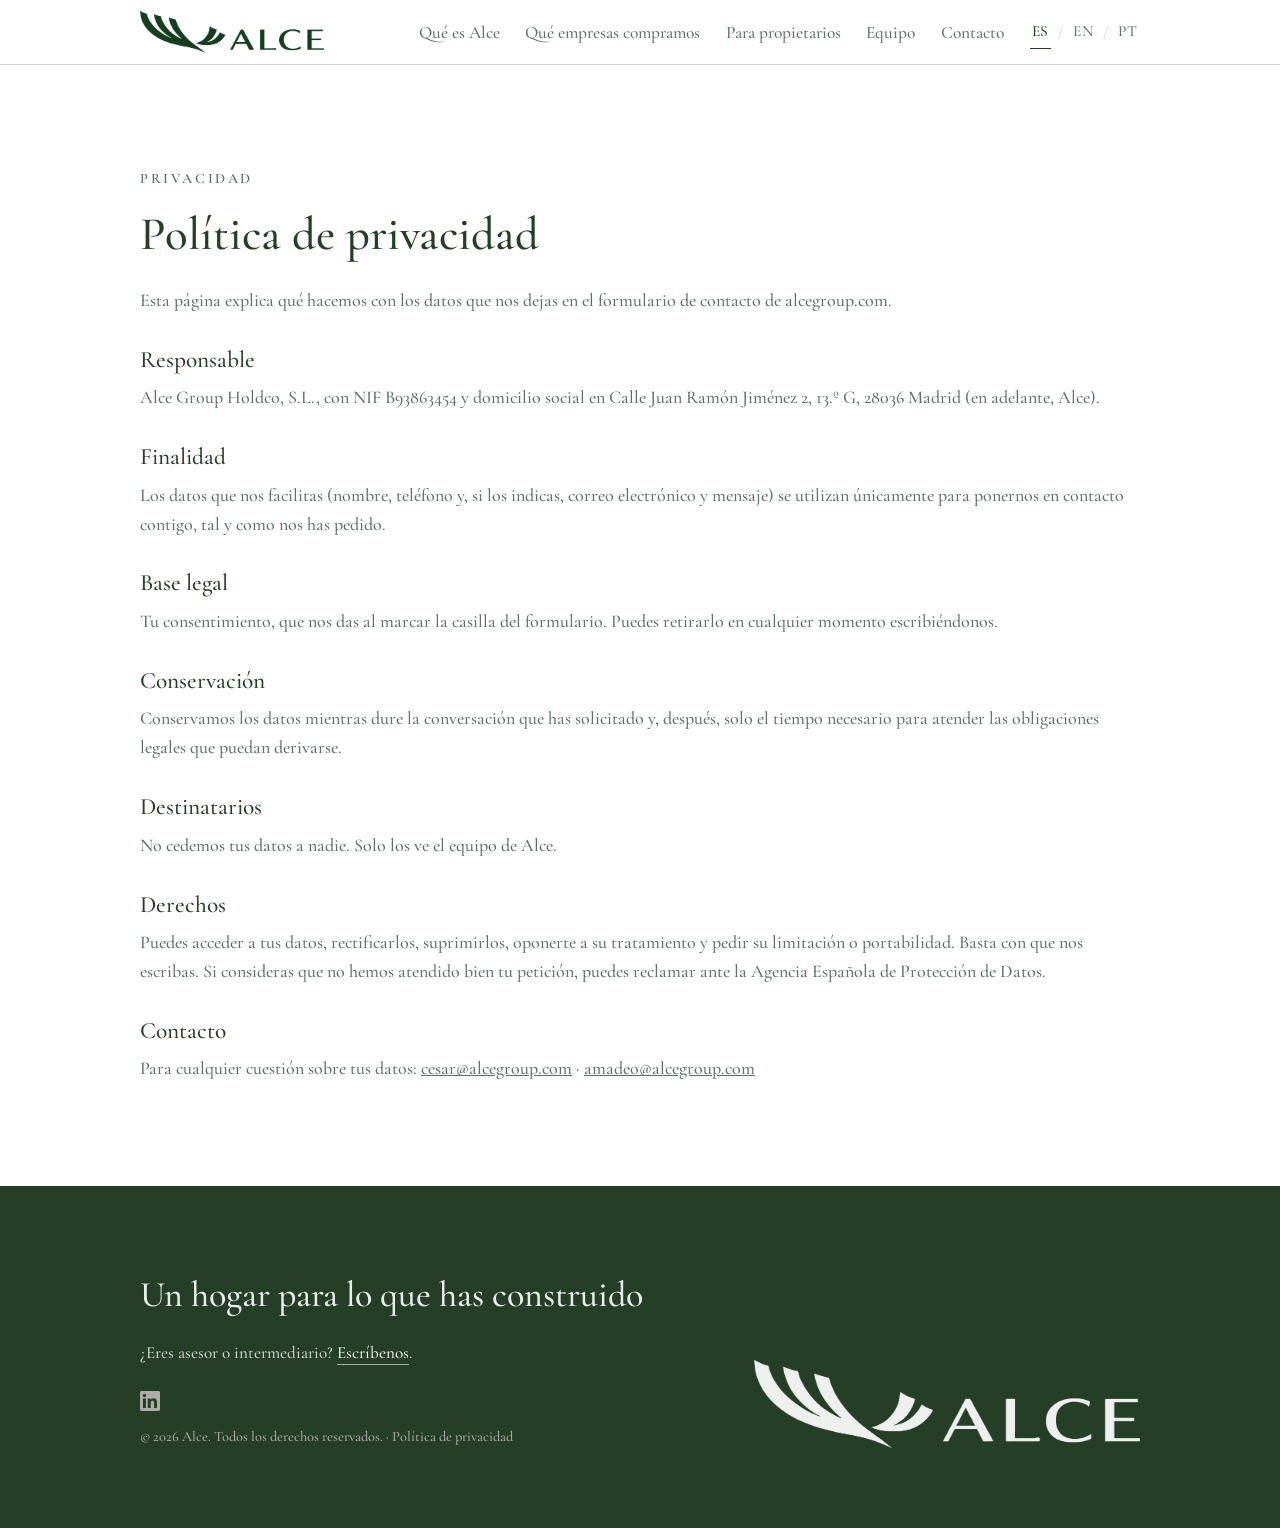
<file: privacidad.html>
<!DOCTYPE html>
<html lang="es">
<head>
<meta charset="utf-8">
<meta name="viewport" content="width=device-width, initial-scale=1">
<title>Alce Group · Política de privacidad</title>
<meta name="description" content="Política de privacidad de la web de Alce.">
<meta name="robots" content="noindex, follow">
<link rel="icon" type="image/png" sizes="32x32" href="img/favicon-32.png">
<link rel="apple-touch-icon" sizes="180x180" href="img/apple-touch-icon.png">
<link rel="preconnect" href="https://fonts.googleapis.com">
<link rel="preconnect" href="https://fonts.gstatic.com" crossorigin>
<link href="https://fonts.googleapis.com/css2?family=Cormorant+Garamond:wght@400;500;600;700&display=swap" rel="stylesheet">
<link rel="stylesheet" href="styles.css?v=20260924a">
<link rel="canonical" href="https://alcegroup.com/privacidad.html">
<link rel="alternate" hreflang="es" href="https://alcegroup.com/privacidad.html">
<link rel="alternate" hreflang="en" href="https://alcegroup.com/en/privacy.html">
<link rel="alternate" hreflang="pt" href="https://alcegroup.com/pt/privacidade.html">
<script>document.documentElement.classList.add('js');</script>
</head>
<body>

<a class="skip-link" href="#contenido">Saltar al contenido</a>

<header class="site-header">
  <div class="wrap site-header__inner">
    <a class="logo" href="index.html" aria-label="Alce">
      <img class="logo__img" src="img/logo.png" alt="Alce" onerror="this.replaceWith(document.createTextNode('Alce'))">
    </a>
    <nav id="site-nav" class="site-nav" aria-label="Principal">
      <button class="nav-toggle" type="button" aria-expanded="false" aria-controls="nav-panel" aria-label="Menú">
        <span class="nav-toggle__bar" aria-hidden="true"></span>
      </button>
      <div class="nav-panel" id="nav-panel">
        <ul id="nav-list" class="nav-list">
          <li><a href="index.html#que-es">Qué es Alce</a></li>
          <li><a href="index.html#criterios">Qué empresas compramos</a></li>
          <li><a href="index.html#propietarios">Para propietarios</a></li>
          <li><a href="index.html#equipo">Equipo</a></li>
          <li><a href="index.html#contacto">Contacto</a></li>
        </ul>
        <div class="lang-switch">
          <a href="privacidad.html" hreflang="es" lang="es" aria-current="true">ES</a>
          <span aria-hidden="true">/</span>
          <a href="en/privacy.html" hreflang="en" lang="en">EN</a>
          <span aria-hidden="true">/</span>
          <a href="pt/privacidade.html" hreflang="pt" lang="pt">PT</a>
        </div>
      </div>
    </nav>
  </div>
</header>

<main id="contenido">
  <section class="section section--white">
    <div class="wrap">
      <p class="eyebrow">Privacidad</p>
      <h1 class="section__title">Política de privacidad</h1>
      <div class="prose legal">
        <p>Esta página explica qué hacemos con los datos que nos dejas en el formulario de contacto de alcegroup.com.</p>

        <!-- pendiente de validación legal. Datos de la escritura de constitución (prot. 2.777, 28/07/2026); el NIF es el provisional -->
        <h2>Responsable</h2>
        <p>Alce Group Holdco, S.L., con NIF B93863454 y domicilio social en Calle Juan Ramón Jiménez 2, 13.º G, 28036 Madrid (en adelante, Alce).</p>

        <h2>Finalidad</h2>
        <p>Los datos que nos facilitas (nombre, teléfono y, si los indicas, correo electrónico y mensaje) se utilizan únicamente para ponernos en contacto contigo, tal y como nos has pedido.</p>

        <h2>Base legal</h2>
        <p>Tu consentimiento, que nos das al marcar la casilla del formulario. Puedes retirarlo en cualquier momento escribiéndonos.</p>

        <h2>Conservación</h2>
        <p>Conservamos los datos mientras dure la conversación que has solicitado y, después, solo el tiempo necesario para atender las obligaciones legales que puedan derivarse.</p>

        <h2>Destinatarios</h2>
        <p>No cedemos tus datos a nadie. Solo los ve el equipo de Alce.</p>

        <h2>Derechos</h2>
        <p>Puedes acceder a tus datos, rectificarlos, suprimirlos, oponerte a su tratamiento y pedir su limitación o portabilidad. Basta con que nos escribas. Si consideras que no hemos atendido bien tu petición, puedes reclamar ante la Agencia Española de Protección de Datos.</p>

        <h2>Contacto</h2>
        <p>Para cualquier cuestión sobre tus datos: <a href="mailto:cesar@alcegroup.com">cesar@alcegroup.com</a> · <a href="mailto:amadeo@alcegroup.com">amadeo@alcegroup.com</a></p>
      </div>
    </div>
  </section>
</main>

<footer class="site-footer section--ink">
  <div class="wrap footer__inner">
    <div class="footer__text">
      <p class="footer__tagline">Un hogar para lo que has construido</p>
      <p class="footer__secondary">¿Eres asesor o intermediario? <a href="mailto:cesar@alcegroup.com,amadeo@alcegroup.com">Escríbenos</a>.</p>
      <p class="footer__social"><a href="https://www.linkedin.com/company/alcegroup/" target="_blank" rel="noopener" aria-label="Alce en LinkedIn"><svg viewBox="0 0 24 24" width="16" height="16" aria-hidden="true" focusable="false"><path d="M20.45 20.45h-3.56v-5.57c0-1.33-.02-3.04-1.85-3.04-1.85 0-2.14 1.45-2.14 2.94v5.67H9.35V9h3.41v1.56h.05c.48-.9 1.64-1.85 3.37-1.85 3.6 0 4.27 2.37 4.27 5.46v6.28zM5.34 7.43a2.06 2.06 0 1 1 0-4.13 2.06 2.06 0 0 1 0 4.13zM7.12 20.45H3.56V9h3.56v11.45zM22.23 0H1.77C.79 0 0 .77 0 1.73v20.54C0 23.23.79 24 1.77 24h20.45c.98 0 1.78-.77 1.78-1.73V1.73C24 .77 23.2 0 22.22 0z"/></svg></a></p>
      <p class="footer__copy">© 2026 Alce. Todos los derechos reservados. · <a href="privacidad.html">Política de privacidad</a></p>
    </div>
    <img class="footer__logo" src="img/logo-blanco.png" alt="" aria-hidden="true" onerror="this.remove()">
  </div>
</footer>

<script src="main.js?v=20260924a" defer></script>
</body>
</html>
</file>
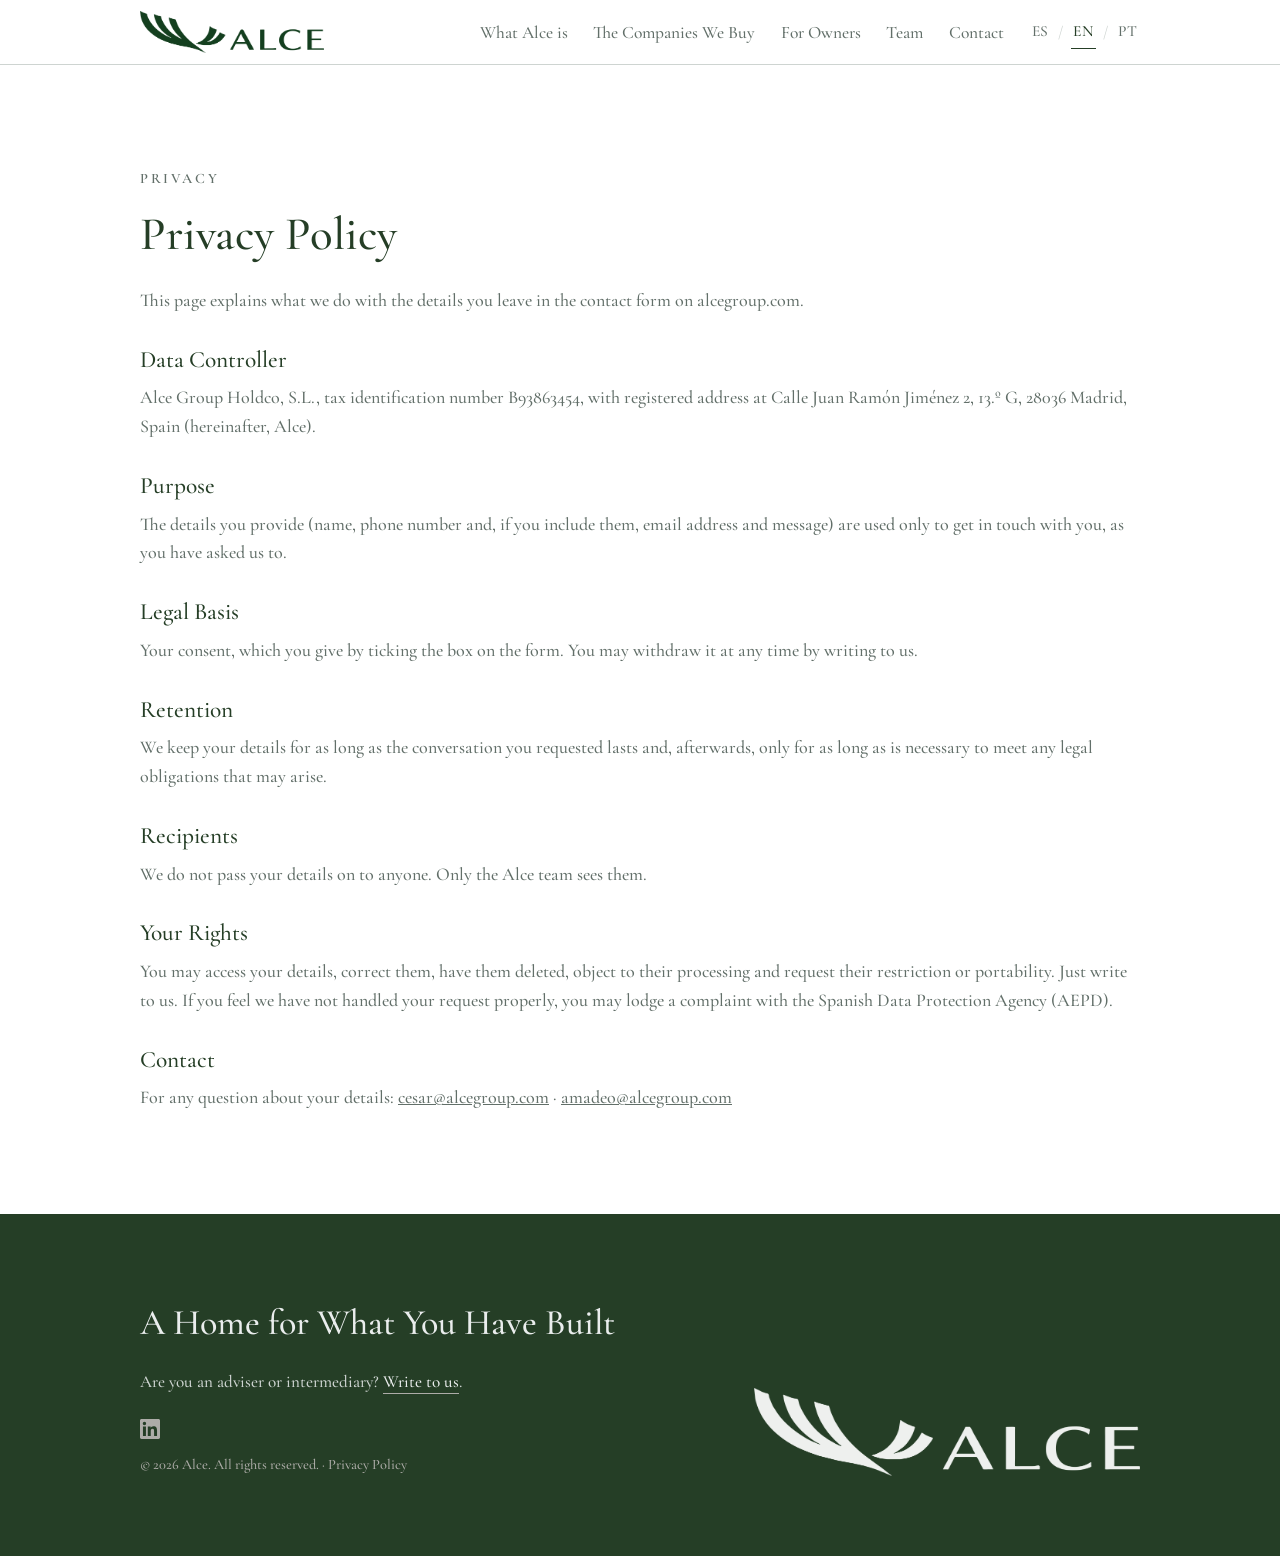
<file: en/privacy.html>
<!DOCTYPE html>
<!-- Versión inglesa. Traducida de privacidad.html. -->
<html lang="en">
<head>
<meta charset="utf-8">
<meta name="viewport" content="width=device-width, initial-scale=1">
<title>Alce Group · Privacy Policy</title>
<meta name="description" content="Privacy policy of the Alce website.">
<meta name="robots" content="noindex, follow">
<link rel="icon" type="image/png" sizes="32x32" href="../img/favicon-32.png">
<link rel="apple-touch-icon" sizes="180x180" href="../img/apple-touch-icon.png">
<link rel="preconnect" href="https://fonts.googleapis.com">
<link rel="preconnect" href="https://fonts.gstatic.com" crossorigin>
<link href="https://fonts.googleapis.com/css2?family=Cormorant+Garamond:wght@400;500;600;700&display=swap" rel="stylesheet">
<link rel="stylesheet" href="../styles.css?v=20260924a">
<link rel="canonical" href="https://alcegroup.com/en/privacy.html">
<link rel="alternate" hreflang="es" href="https://alcegroup.com/privacidad.html">
<link rel="alternate" hreflang="en" href="https://alcegroup.com/en/privacy.html">
<link rel="alternate" hreflang="pt" href="https://alcegroup.com/pt/privacidade.html">
<script>document.documentElement.classList.add('js');</script>
</head>
<body>

<a class="skip-link" href="#contenido">Skip to content</a>

<header class="site-header">
  <div class="wrap site-header__inner">
    <a class="logo" href="index.html" aria-label="Alce">
      <img class="logo__img" src="../img/logo.png" alt="Alce" onerror="this.replaceWith(document.createTextNode('Alce'))">
    </a>
    <nav id="site-nav" class="site-nav" aria-label="Main">
      <button class="nav-toggle" type="button" aria-expanded="false" aria-controls="nav-panel" aria-label="Menu">
        <span class="nav-toggle__bar" aria-hidden="true"></span>
      </button>
      <div class="nav-panel" id="nav-panel">
        <ul id="nav-list" class="nav-list">
          <li><a href="index.html#que-es">What Alce is</a></li>
          <li><a href="index.html#criterios">The Companies We Buy</a></li>
          <li><a href="index.html#propietarios">For Owners</a></li>
          <li><a href="index.html#equipo">Team</a></li>
          <li><a href="index.html#contacto">Contact</a></li>
        </ul>
        <div class="lang-switch">
          <a href="../privacidad.html" hreflang="es" lang="es">ES</a>
          <span aria-hidden="true">/</span>
          <a href="privacy.html" hreflang="en" lang="en" aria-current="true">EN</a>
          <span aria-hidden="true">/</span>
          <a href="../pt/privacidade.html" hreflang="pt" lang="pt">PT</a>
        </div>
      </div>
    </nav>
  </div>
</header>

<main id="contenido">
  <section class="section section--white">
    <div class="wrap">
      <p class="eyebrow">Privacy</p>
      <h1 class="section__title">Privacy Policy</h1>
      <div class="prose legal">
        <p>This page explains what we do with the details you leave in the contact form on alcegroup.com.</p>

        <!-- pendiente de validación legal. Datos de la escritura de constitución (prot. 2.777, 28/07/2026); el NIF es el provisional -->
        <h2>Data Controller</h2>
        <p>Alce Group Holdco, S.L., tax identification number B93863454, with registered address at Calle Juan Ramón Jiménez 2, 13.º G, 28036 Madrid, Spain (hereinafter, Alce).</p>

        <h2>Purpose</h2>
        <p>The details you provide (name, phone number and, if you include them, email address and message) are used only to get in touch with you, as you have asked us to.</p>

        <h2>Legal Basis</h2>
        <p>Your consent, which you give by ticking the box on the form. You may withdraw it at any time by writing to us.</p>

        <h2>Retention</h2>
        <p>We keep your details for as long as the conversation you requested lasts and, afterwards, only for as long as is necessary to meet any legal obligations that may arise.</p>

        <h2>Recipients</h2>
        <p>We do not pass your details on to anyone. Only the Alce team sees them.</p>

        <h2>Your Rights</h2>
        <p>You may access your details, correct them, have them deleted, object to their processing and request their restriction or portability. Just write to us. If you feel we have not handled your request properly, you may lodge a complaint with the Spanish Data Protection Agency (AEPD).</p>

        <h2>Contact</h2>
        <p>For any question about your details: <a href="mailto:cesar@alcegroup.com">cesar@alcegroup.com</a> · <a href="mailto:amadeo@alcegroup.com">amadeo@alcegroup.com</a></p>
      </div>
    </div>
  </section>
</main>

<footer class="site-footer section--ink">
  <div class="wrap footer__inner">
    <div class="footer__text">
      <p class="footer__tagline">A Home for What You Have Built</p>
      <p class="footer__secondary">Are you an adviser or intermediary? <a href="mailto:cesar@alcegroup.com,amadeo@alcegroup.com">Write to us</a>.</p>
      <p class="footer__social"><a href="https://www.linkedin.com/company/alcegroup/" target="_blank" rel="noopener" aria-label="Alce on LinkedIn"><svg viewBox="0 0 24 24" width="16" height="16" aria-hidden="true" focusable="false"><path d="M20.45 20.45h-3.56v-5.57c0-1.33-.02-3.04-1.85-3.04-1.85 0-2.14 1.45-2.14 2.94v5.67H9.35V9h3.41v1.56h.05c.48-.9 1.64-1.85 3.37-1.85 3.6 0 4.27 2.37 4.27 5.46v6.28zM5.34 7.43a2.06 2.06 0 1 1 0-4.13 2.06 2.06 0 0 1 0 4.13zM7.12 20.45H3.56V9h3.56v11.45zM22.23 0H1.77C.79 0 0 .77 0 1.73v20.54C0 23.23.79 24 1.77 24h20.45c.98 0 1.78-.77 1.78-1.73V1.73C24 .77 23.2 0 22.22 0z"/></svg></a></p>
      <p class="footer__copy">© 2026 Alce. All rights reserved. · <a href="privacy.html">Privacy Policy</a></p>
    </div>
    <img class="footer__logo" src="../img/logo-blanco.png" alt="" aria-hidden="true" onerror="this.remove()">
  </div>
</footer>

<script src="../main.js?v=20260924a" defer></script>
</body>
</html>
</file>
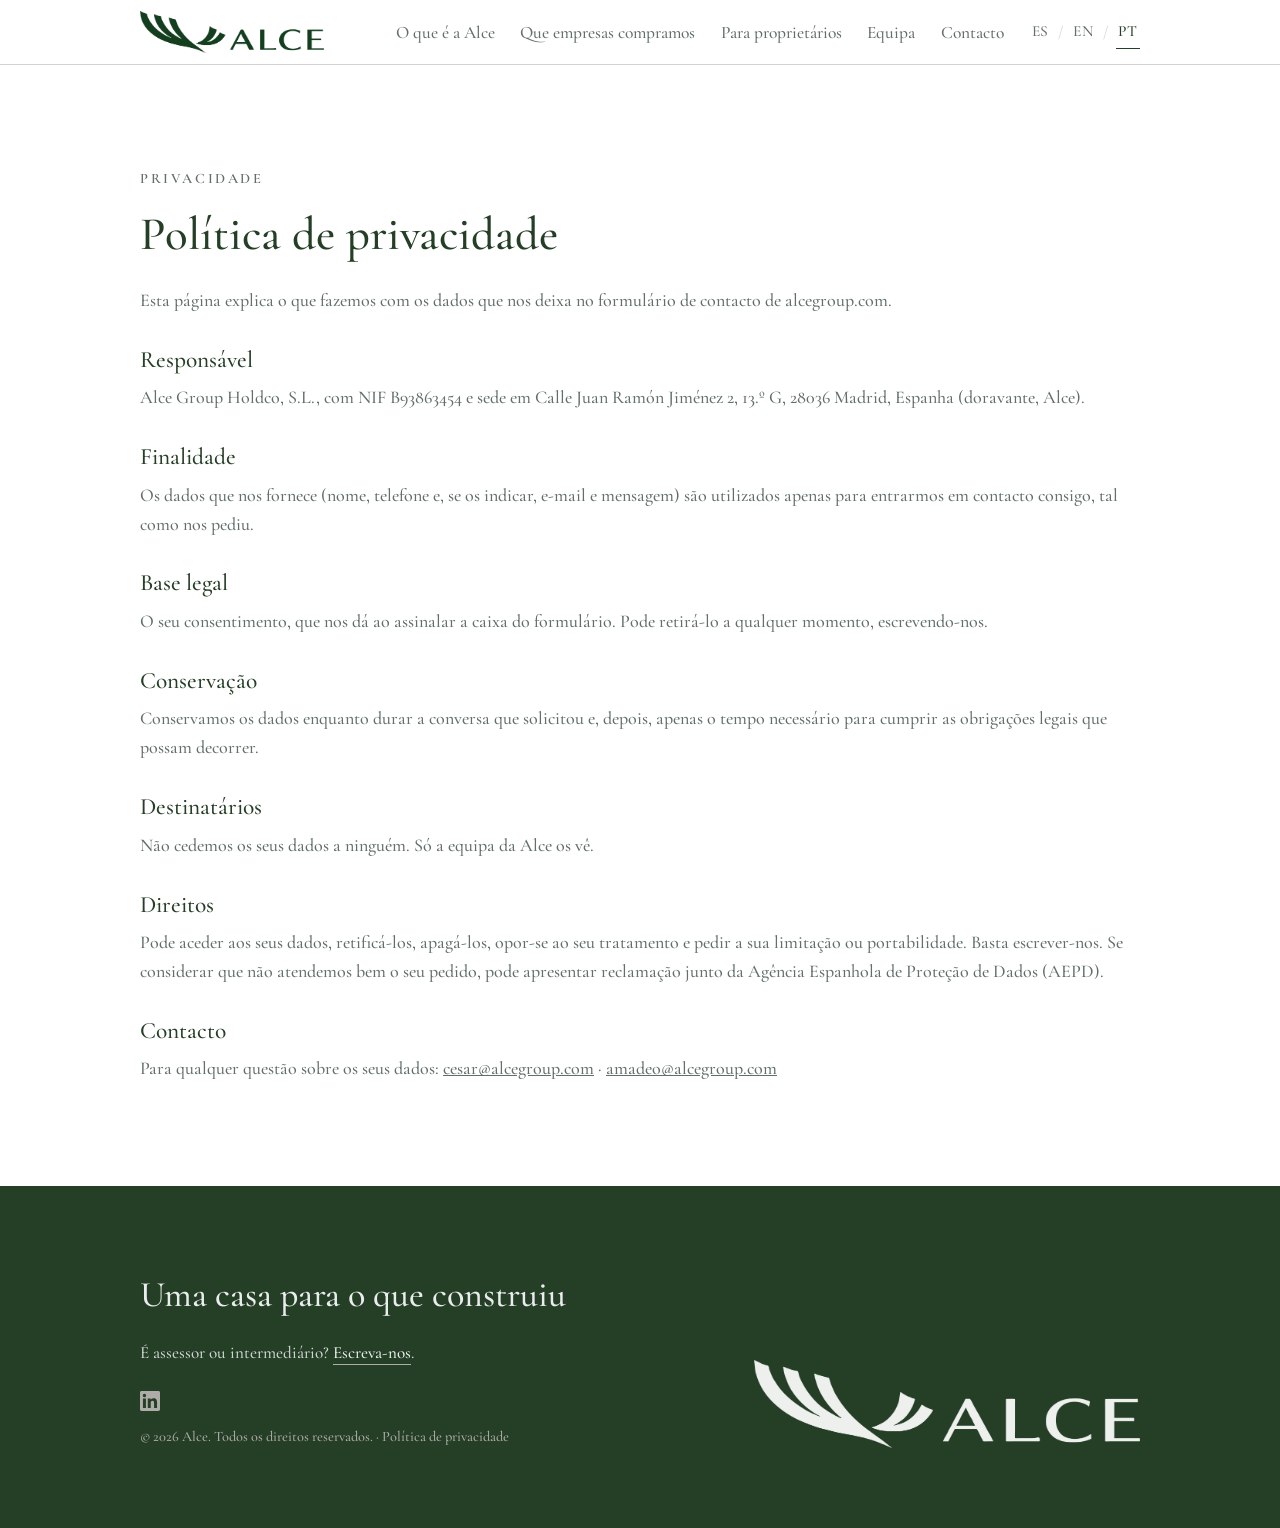
<file: pt/privacidade.html>
<!DOCTYPE html>
<!-- Versão portuguesa. Traduzida de privacidad.html. -->
<html lang="pt">
<head>
<meta charset="utf-8">
<meta name="viewport" content="width=device-width, initial-scale=1">
<title>Alce Group · Política de privacidade</title>
<meta name="description" content="Política de privacidade do site da Alce.">
<meta name="robots" content="noindex, follow">
<link rel="icon" type="image/png" sizes="32x32" href="../img/favicon-32.png">
<link rel="apple-touch-icon" sizes="180x180" href="../img/apple-touch-icon.png">
<link rel="preconnect" href="https://fonts.googleapis.com">
<link rel="preconnect" href="https://fonts.gstatic.com" crossorigin>
<link href="https://fonts.googleapis.com/css2?family=Cormorant+Garamond:wght@400;500;600;700&display=swap" rel="stylesheet">
<link rel="stylesheet" href="../styles.css?v=20260924a">
<link rel="canonical" href="https://alcegroup.com/pt/privacidade.html">
<link rel="alternate" hreflang="es" href="https://alcegroup.com/privacidad.html">
<link rel="alternate" hreflang="en" href="https://alcegroup.com/en/privacy.html">
<link rel="alternate" hreflang="pt" href="https://alcegroup.com/pt/privacidade.html">
<script>document.documentElement.classList.add('js');</script>
</head>
<body>

<a class="skip-link" href="#contenido">Saltar para o conteúdo</a>

<header class="site-header">
  <div class="wrap site-header__inner">
    <a class="logo" href="index.html" aria-label="Alce">
      <img class="logo__img" src="../img/logo.png" alt="Alce" onerror="this.replaceWith(document.createTextNode('Alce'))">
    </a>
    <nav id="site-nav" class="site-nav" aria-label="Principal">
      <button class="nav-toggle" type="button" aria-expanded="false" aria-controls="nav-panel" aria-label="Menu">
        <span class="nav-toggle__bar" aria-hidden="true"></span>
      </button>
      <div class="nav-panel" id="nav-panel">
        <ul id="nav-list" class="nav-list">
          <li><a href="index.html#que-es">O que é a Alce</a></li>
          <li><a href="index.html#criterios">Que empresas compramos</a></li>
          <li><a href="index.html#propietarios">Para proprietários</a></li>
          <li><a href="index.html#equipo">Equipa</a></li>
          <li><a href="index.html#contacto">Contacto</a></li>
        </ul>
        <div class="lang-switch">
          <a href="../privacidad.html" hreflang="es" lang="es">ES</a>
          <span aria-hidden="true">/</span>
          <a href="../en/privacy.html" hreflang="en" lang="en">EN</a>
          <span aria-hidden="true">/</span>
          <a href="privacidade.html" hreflang="pt" lang="pt" aria-current="true">PT</a>
        </div>
      </div>
    </nav>
  </div>
</header>

<main id="contenido">
  <section class="section section--white">
    <div class="wrap">
      <p class="eyebrow">Privacidade</p>
      <h1 class="section__title">Política de privacidade</h1>
      <div class="prose legal">
        <p>Esta página explica o que fazemos com os dados que nos deixa no formulário de contacto de alcegroup.com.</p>

        <!-- pendiente de validación legal. Datos de la escritura de constitución (prot. 2.777, 28/07/2026); el NIF es el provisional -->
        <h2>Responsável</h2>
        <p>Alce Group Holdco, S.L., com NIF B93863454 e sede em Calle Juan Ramón Jiménez 2, 13.º G, 28036 Madrid, Espanha (doravante, Alce).</p>

        <h2>Finalidade</h2>
        <p>Os dados que nos fornece (nome, telefone e, se os indicar, e-mail e mensagem) são utilizados apenas para entrarmos em contacto consigo, tal como nos pediu.</p>

        <h2>Base legal</h2>
        <p>O seu consentimento, que nos dá ao assinalar a caixa do formulário. Pode retirá-lo a qualquer momento, escrevendo-nos.</p>

        <h2>Conservação</h2>
        <p>Conservamos os dados enquanto durar a conversa que solicitou e, depois, apenas o tempo necessário para cumprir as obrigações legais que possam decorrer.</p>

        <h2>Destinatários</h2>
        <p>Não cedemos os seus dados a ninguém. Só a equipa da Alce os vê.</p>

        <h2>Direitos</h2>
        <p>Pode aceder aos seus dados, retificá-los, apagá-los, opor-se ao seu tratamento e pedir a sua limitação ou portabilidade. Basta escrever-nos. Se considerar que não atendemos bem o seu pedido, pode apresentar reclamação junto da Agência Espanhola de Proteção de Dados (AEPD).</p>

        <h2>Contacto</h2>
        <p>Para qualquer questão sobre os seus dados: <a href="mailto:cesar@alcegroup.com">cesar@alcegroup.com</a> · <a href="mailto:amadeo@alcegroup.com">amadeo@alcegroup.com</a></p>
      </div>
    </div>
  </section>
</main>

<footer class="site-footer section--ink">
  <div class="wrap footer__inner">
    <div class="footer__text">
      <p class="footer__tagline">Uma casa para o que construiu</p>
      <p class="footer__secondary">É assessor ou intermediário? <a href="mailto:cesar@alcegroup.com,amadeo@alcegroup.com">Escreva-nos</a>.</p>
      <p class="footer__social"><a href="https://www.linkedin.com/company/alcegroup/" target="_blank" rel="noopener" aria-label="Alce no LinkedIn"><svg viewBox="0 0 24 24" width="16" height="16" aria-hidden="true" focusable="false"><path d="M20.45 20.45h-3.56v-5.57c0-1.33-.02-3.04-1.85-3.04-1.85 0-2.14 1.45-2.14 2.94v5.67H9.35V9h3.41v1.56h.05c.48-.9 1.64-1.85 3.37-1.85 3.6 0 4.27 2.37 4.27 5.46v6.28zM5.34 7.43a2.06 2.06 0 1 1 0-4.13 2.06 2.06 0 0 1 0 4.13zM7.12 20.45H3.56V9h3.56v11.45zM22.23 0H1.77C.79 0 0 .77 0 1.73v20.54C0 23.23.79 24 1.77 24h20.45c.98 0 1.78-.77 1.78-1.73V1.73C24 .77 23.2 0 22.22 0z"/></svg></a></p>
      <p class="footer__copy">© 2026 Alce. Todos os direitos reservados. · <a href="privacidade.html">Política de privacidade</a></p>
    </div>
    <img class="footer__logo" src="../img/logo-blanco.png" alt="" aria-hidden="true" onerror="this.remove()">
  </div>
</footer>

<script src="../main.js?v=20260924a" defer></script>
</body>
</html>
</file>
<file: styles.css>
/* =========================================================
   Alce — hoja de estilos
   Sistema de diseño fijo: paleta, tipografía, geometría 2px.
   ========================================================= */

:root{
  /* Paleta (única, sin colores adicionales) */
  --ink:   #253E26;   /* verde: títulos y fondos oscuros */
  --slate: #626F69;   /* color del texto (cuerpo y secundario) */
  --warm:  #ADACA8;
  --pale:  #CED4D1;
  --cream: #EAEDED;   /* sombreado de secciones (antes crema #F4ECE6) */
  --white: #FFFFFF;

  /* Tipografía — una sola fuente para todo (Cormorant Garamond) */
  --font-display: "Cormorant Garamond", Georgia, "Times New Roman", serif;
  --font-text: "Cormorant Garamond", Georgia, "Times New Roman", serif;

  /* Geometría */
  --radius: 2px;
  --hair: 1px solid var(--pale);

  /* Ritmo */
  --header-h: 64px;
  --section-y: clamp(56px, 8vw, 104px);
  --wrap-max: 1080px;
  --wrap-pad: clamp(20px, 5vw, 40px);
}

/* ---------- Reset ligero ---------- */
*, *::before, *::after{ box-sizing: border-box; }
html{ -webkit-text-size-adjust: 100%; font-size: 112.5%; }  /* base 18px */
body{
  margin: 0;
  background: var(--white);
  color: var(--ink);
  font-family: var(--font-text);
  font-size: 1rem;
  font-weight: 500;
  line-height: 1.6;
  -webkit-font-smoothing: antialiased;
  text-rendering: optimizeLegibility;
}
img{ max-width: 100%; display: block; }
a{ color: inherit; }

/* Scroll suave solo si el usuario no ha pedido reducir movimiento */
@media (prefers-reduced-motion: no-preference){
  html{ scroll-behavior: smooth; }
}

/* ---------- Utilidades ---------- */
.wrap{
  width: 100%;
  max-width: var(--wrap-max);
  margin-inline: auto;
  padding-inline: var(--wrap-pad);
}
/* Los párrafos llenan el ancho disponible del contenedor (se adaptan a la ventana). */
.measure{ max-width: 100%; }

/* Anclas: compensa el header fijo al saltar por navegación */
:where(section, footer)[id]{ scroll-margin-top: calc(var(--header-h) + 12px); }

/* Foco visible y consistente en todo el sitio */
:where(a, button):focus-visible{
  outline: 2px solid var(--ink);
  outline-offset: 3px;
  border-radius: var(--radius);
}
.section--ink :where(a, button):focus-visible{ outline-color: var(--cream); }

/* Enlace de salto accesible */
.skip-link{
  position: absolute;
  left: 12px;
  top: -60px;
  z-index: 100;
  background: var(--ink);
  color: var(--cream);
  padding: 10px 16px;
  border-radius: var(--radius);
  text-decoration: none;
  font-size: .85rem;
  transition: top .15s ease;
}
.skip-link:focus{ top: 12px; }

/* ---------- Tipografía base ---------- */
h1, h2, h3, h4{
  font-family: var(--font-display);
  font-weight: 500;
  letter-spacing: 0;
  line-height: 1.14;
  margin: 0;
}
p{ margin: 0 0 1rem; color: var(--slate); }
p:last-child{ margin-bottom: 0; }

.eyebrow{
  font-family: var(--font-text);
  text-transform: uppercase;
  letter-spacing: 0.18em;
  font-size: 0.8rem;
  font-weight: 600;
  color: var(--slate);
  margin: 0 0 18px;
}
.eyebrow--warm{ color: var(--warm); }

.section__title{
  font-size: clamp(1.9rem, 1.25rem + 2.7vw, 2.6rem);
  margin-bottom: 24px;
}
.subhead{
  font-size: clamp(1.35rem, 1.1rem + 1.1vw, 1.7rem);
  margin: 40px 0 16px;
}
.intro{
  font-size: 1.075rem;
  color: var(--slate);
  margin-bottom: 32px;
}
.prose p{ color: var(--slate); }
.prose .subhead{ color: var(--ink); }

/* ---------- Header fijo ---------- */
.site-header{
  position: sticky;
  top: 0;
  z-index: 50;
  background: var(--white);
  border-bottom: var(--hair);
}
.site-header__inner{
  min-height: var(--header-h);
  display: flex;
  align-items: center;
  justify-content: space-between;
  gap: 16px;
}
/* Panel que agrupa navegación e idiomas: en línea en escritorio,
   desplegable en móvil (así los idiomas no compiten por sitio en la cabecera). */
.nav-panel{
  display: flex;
  align-items: center;
  gap: clamp(14px, 2vw, 28px);
}

/* Selector de idioma ES / EN */
.lang-switch{
  display: flex;
  align-items: center;
  gap: 7px;
  font-size: 0.86rem;
  letter-spacing: 0.06em;
}
.lang-switch a{
  color: var(--slate);
  text-decoration: none;
  padding: 4px 2px;
  border-bottom: 1px solid transparent;
  transition: color .15s ease, border-color .15s ease;
}
.lang-switch a:hover{ color: var(--ink); }
.lang-switch a[aria-current="true"]{ color: var(--ink); border-bottom-color: var(--ink); }
.lang-switch span{ color: var(--pale); }

.logo{
  display: inline-flex;
  align-items: center;
  flex-shrink: 0;          /* el flex no debe comprimir (deformaba el logo) */
  font-family: var(--font-display);
  font-size: 1.5rem;
  font-weight: 500;
  letter-spacing: 0.02em;
  text-decoration: none;
  color: var(--ink);
}
.logo__img{
  height: 42px;
  width: auto;
  display: block;
}
.site-nav{ display: flex; align-items: center; }
.nav-list{
  list-style: none;
  display: flex;
  flex-wrap: nowrap;      /* nunca en dos líneas: por debajo del breakpoint pasa a menú */
  white-space: nowrap;
  gap: clamp(14px, 2vw, 28px);
  margin: 0;
  padding: 0;
}
.nav-list a{
  text-decoration: none;
  color: var(--slate);
  font-size: 0.97rem;
  padding: 6px 0;
  border-bottom: 1px solid transparent;
  transition: color .15s ease, border-color .15s ease;
}
.nav-list a:hover{ color: var(--ink); }
.nav-list a[aria-current="true"]{
  color: var(--ink);
  border-bottom-color: var(--ink);
}

/* Botón de menú: oculto por defecto; solo aparece en móvil y con JS activo */
.nav-toggle{ display: none; }
.nav-toggle{
  width: 44px; height: 44px;
  padding: 0;
  background: none;
  border: var(--hair);
  border-radius: var(--radius);
  cursor: pointer;
  position: relative;
}
.nav-toggle__bar,
.nav-toggle__bar::before,
.nav-toggle__bar::after{
  content: "";
  position: absolute;
  left: 50%;
  width: 20px;
  height: 2px;
  background: var(--ink);
  transform: translateX(-50%);
  transition: transform .18s ease, opacity .18s ease;
}
.nav-toggle__bar{ top: 50%; margin-top: -1px; }
.nav-toggle__bar::before{ top: -6px; }
.nav-toggle__bar::after{ top: 6px; }
.nav-toggle[aria-expanded="true"] .nav-toggle__bar{ background: transparent; }
.nav-toggle[aria-expanded="true"] .nav-toggle__bar::before{ transform: translateX(-50%) translateY(6px) rotate(45deg); }
.nav-toggle[aria-expanded="true"] .nav-toggle__bar::after{ transform: translateX(-50%) translateY(-6px) rotate(-45deg); }

/* ---------- Secciones y ritmo de fondos ---------- */
.section{ padding-block: var(--section-y); }
.section--white{ background: var(--white); }
.section--cream{ background: var(--cream); }
.section--ink{ background: var(--ink); color: var(--cream); }

/* Línea divisoria fina entre secciones contiguas del flujo claro */
.section--white + .section--cream,
.section--cream + .section--white,
.section--white + .section--white,
.section--cream + .section--cream{ border-top: var(--hair); }

/* ---------- Hero ---------- */
.hero{
  padding-block: clamp(80px, 12vw, 148px);
  /* Foto de fondo (montaña) con velo verde a la izquierda para legibilidad del texto */
  background-color: var(--ink);
  background-image:
    linear-gradient(90deg,
      rgba(37, 62, 38, 0.90) 0%,
      rgba(37, 62, 38, 0.72) 42%,
      rgba(37, 62, 38, 0.44) 100%),
    url("img/hero.jpg");
  background-size: cover;
  background-position: center right;
  background-repeat: no-repeat;
}
.hero__title{
  font-size: clamp(2.1rem, 1.4rem + 3.4vw, 3.4rem);
  margin-bottom: 24px;
}
.hero__sub{
  font-size: clamp(1.05rem, 0.98rem + 0.4vw, 1.2rem);
  color: var(--pale);
  margin-bottom: 32px;
}
.cta-row{ display: flex; flex-wrap: wrap; gap: 12px; }

/* ---------- Botones ---------- */
.btn{
  display: inline-block;
  font-family: var(--font-text);
  font-size: 0.8rem;
  font-weight: 500;
  letter-spacing: 0.08em;
  text-transform: uppercase;
  text-decoration: none;
  padding: 13px 26px;
  border: 1px solid var(--ink);
  border-radius: var(--radius);
  transition: background-color .15s ease, color .15s ease, border-color .15s ease;
}
.btn--solid{ background: var(--ink); color: var(--cream); }
.btn--solid:hover{ background: #1B2E1C; }
.btn--ghost-light{ background: transparent; color: var(--cream); border-color: var(--cream); }
.btn--ghost-light:hover{ background: var(--cream); color: var(--ink); }
/* Mismo gesto que "Hablemos" del hero, sobre fondo claro */
.btn--ghost{ background: transparent; color: var(--ink); border-color: var(--ink); cursor: pointer; }
.btn--ghost:hover{ background: var(--ink); color: var(--cream); }
.btn:disabled{ opacity: .6; cursor: default; }

/* ---------- Placeholders de imagen ---------- */
.img-ph{
  background: var(--cream);
  border: var(--hair);
  border-radius: var(--radius);
}
.img-ph--cover{
  width: 100%;
  aspect-ratio: 21 / 9;
  border-inline: none;
  border-radius: 0;
}
.img-ph--portrait{
  aspect-ratio: 3 / 4;
  width: 100%;
  margin-bottom: 20px;
}

/* ---------- Criterios ---------- */
/* Cuadrícula de criterios: tarjetas blancas sobre fondo cream.
   2 columnas en escritorio, 1 en móvil. Sin sombras: borde fino y radio 2px. */
.criteria{
  list-style: none;
  margin: 0;
  padding: 0;
  display: grid;
  grid-template-columns: repeat(2, 1fr);
  gap: 20px;
}
.criterion{
  background: var(--white);
  border: var(--hair);
  border-radius: var(--radius);
  padding: 30px 32px 32px;
}
.criterion__icon{
  display: block;
  width: 30px;
  height: 30px;
  color: var(--ink);
  margin-bottom: 16px;
}
.criterion__icon svg{ width: 100%; height: 100%; display: block; }
.criterion__head{
  margin: 0 0 8px;
  font-family: var(--font-display);
  font-size: 1.4rem;
  font-weight: 500;
  color: var(--ink);
}
.criterion__num{ color: var(--slate); }
.criterion__sep{ color: var(--warm); }
.criterion__name{ color: var(--ink); }
.criterion__text{
  margin: 0;
  color: var(--slate);
}

/* ---------- Para propietarios ---------- */
.owner-grid{
  display: grid;
  grid-template-columns: 1fr;
  gap: 0;
  margin: 8px 0 8px;               /* va justo debajo del título, sin párrafo de entrada */
}
.owner-block{
  padding-block: 26px;
  border-top: var(--hair);
}
.owner-block:first-child{ border-top: none; }
.owner-block__title{
  font-size: 1.35rem;
  margin-bottom: 10px;
}
.owner-block p{ color: var(--slate); }

/* ---------- Tabla comparativa ---------- */
.cmp-scroll{
  overflow-x: auto;
  margin-top: 24px;
  -webkit-overflow-scrolling: touch;
}
.cmp{
  border-collapse: collapse;
  width: 100%;
  min-width: 640px;
  font-size: 0.95rem;
}
.cmp th,
.cmp td{
  text-align: center;                 /* todo centrado... */
  padding: 15px 18px;
  vertical-align: middle;             /* una sola línea: centrada en altura */
  border-bottom: var(--hair);
}
/* Todas las filas con la misma altura (dos líneas de texto). Si alguna fila
   necesita más, main.js iguala las demás a la más alta. */
.cmp tbody tr{ height: calc(3.2em + 31px); }
.cmp th[scope="row"]{ text-align: left; }   /* ...salvo la columna de la izquierda */
.cmp thead th{
  font-family: var(--font-text);
  font-size: 0.82rem;
  text-transform: uppercase;
  letter-spacing: 0.12em;
  font-weight: 700;
  color: var(--ink);
  border-bottom: 1px solid var(--ink);
  background: var(--white);
  text-align: center;
  padding-block: 18px;
}
.cmp thead th:first-child{ text-align: left; }
.cmp tbody th[scope="row"]{
  font-weight: 700;
  color: var(--ink);
  background: var(--white);
}
.cmp td{ color: var(--slate); }

/* Columna Alce destacada: fondo cream, texto ink */
.cmp .col-alce{
  background: var(--cream);
  color: var(--ink);
  font-weight: 500;
  border-left: var(--hair);
}
.cmp thead th.col-alce{ color: var(--ink); }
/* Logo en la cabecera de la columna Alce (en vez del texto), centrado */
.cmp-logo{ height: 30px; width: auto; display: block; margin-inline: auto; }

/* En móvil: fija la primera columna (etiquetas) y la columna Alce; se scrollean las del medio */
.cmp th[scope="row"]{
  position: sticky;
  left: 0;
  z-index: 2;
  border-right: var(--hair);
}
.cmp .col-alce{
  position: sticky;
  right: 0;
  z-index: 2;
}
.cmp thead th:first-child{ position: sticky; left: 0; z-index: 3; background: var(--white); }
.cmp thead th.col-alce{ position: sticky; right: 0; z-index: 3; }

/* ---------- Cómo trabajamos (3 tarjetas en bloque de color, en fila) ----------
   Fondo ink, texto cream, sin iconos: el anclaje visual es la primera frase.
   Grid: las tarjetas comparten altura. Sin hover ni animación. */
.commitments{
  display: grid;
  grid-template-columns: repeat(3, 1fr);
  gap: 24px;
  margin-top: 8px;
}
.commitment{
  background: var(--ink);
  color: var(--cream);
  padding: 28px 28px 30px;
  border-radius: 0;
  /* Subgrid: filete, título y texto alineados a la misma altura en las tres
     tarjetas aunque el título ocupe una o dos líneas. */
  display: grid;
  grid-template-rows: subgrid;
  grid-row: span 3;
  row-gap: 0;                        /* el gap de 24px del grid padre no se hereda entre filas */
  align-content: start;
}
.commitment__icon{                   /* icono de línea, como en las tarjetas de criterios */
  display: block;
  width: 34px;
  height: 34px;
  color: var(--cream);
  margin-bottom: 12px;
}
.commitment__icon svg{ width: 100%; height: 100%; display: block; }
.commitment__title{
  font-family: var(--font-display);
  font-size: 1.5rem;                 /* ~27px */
  font-weight: 500;
  line-height: 1.18;
  color: var(--white);
  margin: 0 0 8px;
}
.commitment p{
  color: var(--pale);
  font-size: 0.95rem;
  line-height: 1.6;
  margin: 0;
}

/* ---------- Equipo ---------- */
.team{
  display: grid;
  grid-template-columns: repeat(2, 1fr);
  gap: clamp(32px, 5vw, 72px);
}
.member__photo{
  aspect-ratio: 3 / 4;
  width: 100%;
  max-width: 300px;
  margin-bottom: 20px;
  overflow: hidden;
}
.member__photo img{
  width: 100%;
  height: 100%;
  object-fit: cover;
  object-position: center top;
  display: block;
}
.member__name{
  font-size: 1.5rem;
  margin-bottom: 4px;
}
/* Icono de LinkedIn junto al nombre */
.member__li{
  display: inline-block;
  margin-left: 6px;
  color: var(--slate);
  line-height: 0;
  vertical-align: 0.05em;
  transition: color .15s ease;
}
.member__li:hover,
.member__li:focus-visible{ color: var(--ink); }
.member__li svg{ fill: currentColor; }
.member__role{
  font-size: 0.8rem;
  text-transform: uppercase;
  letter-spacing: 0.14em;
  color: var(--slate);
  margin-bottom: 14px;
}
.member__bio{ color: var(--slate); margin-bottom: 14px; }
.member__contact{ margin: 0; }
.member__contact a{
  color: var(--ink);
  text-decoration: none;
  border-bottom: 1px solid var(--pale);
  padding-bottom: 1px;
  transition: border-color .15s ease;
}
.member__contact a:hover{ border-bottom-color: var(--ink); }

/* ---------- Contacto ---------- */
.contact__text{
  font-size: 1.075rem;
  color: var(--slate);
  margin-bottom: 20px;
}
.contact__text a{
  color: var(--ink);
  text-decoration: none;
  border-bottom: 1px solid var(--ink);
  padding-bottom: 1px;
}
/* Formulario: déjanos tu teléfono y te llamamos */
.contact-form{ max-width: 560px; margin-top: 28px; }
.form-field{ margin-bottom: 18px; }
.form-field label{
  display: block;
  font-size: 0.78rem;                /* ~14px */
  color: var(--slate);
  margin-bottom: 6px;
}
.form-field input,
.form-field textarea{
  display: block;
  width: 100%;
  height: 48px;
  padding: 0 14px;
  font: inherit;
  color: var(--ink);
  background: var(--white);
  border: 1px solid var(--pale);
  border-radius: var(--radius);
}
.form-field textarea{ height: auto; padding: 12px 14px; resize: vertical; }
.form-field input:focus-visible,
.form-field textarea:focus-visible{ outline: 2px solid var(--ink); outline-offset: 1px; }
.form-check{
  display: flex;
  align-items: flex-start;
  gap: 10px;
  margin: 4px 0 22px;
  font-size: 0.85rem;
  color: var(--slate);
}
.form-check input{ width: 18px; height: 18px; margin: 4px 0 0; flex-shrink: 0; accent-color: var(--ink); }
.form-check a{ color: var(--ink); }
/* Honeypot antispam: fuera de pantalla, nunca visible */
.hp{ position: absolute; left: -9999px; width: 1px; height: 1px; overflow: hidden; margin: 0; }
.form-status{ margin-top: 16px; color: var(--ink); }
.form-status--ok{ font-family: var(--font-display); font-size: 1.35rem; margin-top: 28px; }
.form-status--ok:focus{ outline: none; }
.form-status a{ color: var(--ink); }
.contact__address{ font-size: 0.83rem; color: var(--slate); margin: 28px 0 0; }

/* ---------- Banda de paisaje (entre "Cómo empieza esto" y "Equipo") ---------- */
.landscape{ display: block; line-height: 0; }
.landscape__img{
  width: 100%;
  height: clamp(220px, 34vh, 440px);
  object-fit: cover;
  object-position: center;
  display: block;
}

/* ---------- Bandas de imagen a sangre (pausas visuales, sin texto) ---------- */
.band{ display: block; line-height: 0; }
.band__img{
  width: 100%;
  height: 45vh;
  object-fit: cover;
  object-position: center;
  display: block;
}

/* ---------- Pie ---------- */
.site-footer{ padding-block: clamp(48px, 7vw, 80px); }
.footer__inner{
  display: flex;
  justify-content: space-between;
  align-items: flex-end;
  gap: 24px 40px;
  flex-wrap: wrap;
}
.footer__logo{
  height: 88px;
  width: auto;
  margin-left: auto;
  opacity: 0.92;
  flex-shrink: 0;
}
.footer__tagline{
  font-family: var(--font-display);
  font-size: clamp(1.4rem, 1.1rem + 1.4vw, 2rem);
  color: var(--cream);
  margin-bottom: 16px;
}
.footer__secondary{
  color: var(--pale);
  font-size: 0.95rem;
  margin-bottom: 24px;
}
.footer__secondary a{
  color: var(--cream);
  text-decoration: none;
  border-bottom: 1px solid var(--warm);
  padding-bottom: 1px;
}
.footer__secondary a:hover{ border-bottom-color: var(--cream); }
.footer__social{ margin: 0 0 14px; line-height: 0; }
.footer__social a{
  display: inline-block;
  color: var(--warm);
  transition: color .15s ease;
}
.footer__social a:hover,
.footer__social a:focus-visible{ color: var(--cream); }
.footer__social svg{ width: 20px; height: 20px; fill: currentColor; }
.footer__copy{
  color: var(--warm);
  font-size: 0.8rem;
  margin: 0;
}
.footer__copy a{ color: var(--warm); text-decoration: none; border-bottom: 1px solid transparent; }
.footer__copy a:hover{ border-bottom-color: var(--warm); }

/* ---------- Página legal (privacidad) ---------- */
.legal h2{ font-size: 1.3rem; margin: 32px 0 10px; }

/* =========================================================
   Fade-in al entrar en viewport (solo con JS activo).
   Sin JS, todo se ve normal. Se anula con reduce-motion.
   ========================================================= */
.js .reveal{
  opacity: 0;
  transform: translateY(10px);
  transition: opacity .6s ease, transform .6s ease;
  will-change: opacity, transform;
}
.js .reveal.is-visible{
  opacity: 1;
  transform: none;
}
@media (prefers-reduced-motion: reduce){
  .js .reveal{ opacity: 1; transform: none; transition: none; }
}

/* =========================================================
   Responsive
   ========================================================= */

/* Tablet: equipo, pasos, compromisos y criterios a una columna cuando aprieta */
@media (max-width: 860px){
  .team{ grid-template-columns: 1fr; max-width: 420px; }
  /* En columna, todas las cajas de cada grupo con la misma altura (la de la más alta) */
  .commitments{ grid-template-columns: 1fr; grid-auto-rows: 1fr; }
  .commitment{ padding: 28px; display: block; }
  .commitment__title{ font-size: 1.22rem; }   /* ~22px */
  .criteria{ grid-template-columns: 1fr; grid-auto-rows: 1fr; gap: 14px; }
  .criterion{ padding: 24px 24px 26px; }
}

/* Menú móvil: navegación e idiomas se colapsan tras el botón (requiere JS).
   Corte a 1020px: por debajo, logo + navegación + idiomas no caben en una línea. */
@media (max-width: 1020px){
  .js .nav-toggle{ display: inline-flex; align-items: center; justify-content: center; }
  .js .nav-panel{
    position: absolute;
    top: var(--header-h);
    left: 0;
    right: 0;
    flex-direction: column;
    align-items: stretch;
    gap: 0;
    background: var(--white);
    border-bottom: var(--hair);
    padding: 8px var(--wrap-pad) 14px;
    display: none;
  }
  .js .site-nav.is-open .nav-panel{ display: flex; }
  .js .nav-list{ flex-direction: column; gap: 0; width: 100%; }
  .js .nav-list li{ width: 100%; }
  .js .nav-list a{
    display: block;
    padding: 12px 0;
    font-size: 1rem;
    border-bottom: var(--hair);
  }
  .js .nav-list li:last-child a{ border-bottom: none; }
  .js .nav-list a[aria-current="true"]{ border-bottom-color: var(--pale); }
  /* Idiomas: dentro del desplegable, separados por un filete */
  .js .nav-panel .lang-switch{
    justify-content: flex-start;
    gap: 14px;
    padding-top: 14px;
    margin-top: 6px;
    border-top: var(--hair);
    font-size: 1rem;
  }
  .site-header{ position: sticky; }
  .site-nav{ position: static; }
  /* Logo más contenido cuando la cabecera es compacta */
  .logo__img{ height: 32px; }
}

/* En móvil el texto ocupa todo el ancho: velo más uniforme y oscuro sobre la foto */
@media (max-width: 760px){
  .hero{
    background-image:
      linear-gradient(180deg,
        rgba(37, 62, 38, 0.86) 0%,
        rgba(37, 62, 38, 0.74) 100%),
      url("img/hero.jpg");
    background-position: center;
  }
  .band__img{ height: 32vh; }
}

/* ---------- Móvil: la tabla comparativa deja de ser tabla ----------
   Sin cajas: filetes y tipografía, como el resto de la web. Por bloque, la
   respuesta de Alce va primero y grande (se reordena con flex, el HTML no cambia)
   y debajo, en secundario, lo que hacen las alternativas. */
@media (max-width: 760px){
  .cmp-scroll{ overflow: visible; margin-top: 10px; }
  .cmp{ min-width: 0; width: 100%; }
  .cmp, .cmp thead, .cmp tbody, .cmp th, .cmp td{ display: block; }
  .cmp thead{ display: none; }

  .cmp tbody tr{
    height: auto !important;          /* anula la altura fija de escritorio */
    display: flex;
    flex-direction: column;
    background: transparent;
    border: none;
    border-top: var(--hair);
    margin: 0;
    padding: 26px 0 10px;
  }
  .cmp tbody tr:first-child{ border-top: 1px solid var(--ink); }

  /* La dimensión pasa a rótulo pequeño, como los eyebrows del resto del sitio */
  .cmp tbody th[scope="row"]{
    order: -2;
    position: static;
    text-align: left;
    background: transparent;
    border: none;
    padding: 0 0 14px;
    font-size: 0.8rem;
    font-weight: 600;
    letter-spacing: 0.16em;
    text-transform: uppercase;
    color: var(--slate);
  }

  /* Las alternativas: barra clara, cuerpo menor */
  .cmp tbody td{
    position: static;
    text-align: left;
    background: transparent;
    border: none;
    border-left: 2px solid var(--pale);
    padding: 0 0 0 16px;
    margin-bottom: 15px;
    color: var(--slate);
    font-size: 0.95rem;
    line-height: 1.5;
  }
  .cmp tbody td::before{
    content: attr(data-label);
    display: block;
    font-size: 0.74rem;
    font-weight: 600;
    letter-spacing: 0.14em;
    text-transform: uppercase;
    color: var(--slate);
    margin-bottom: 4px;
  }

  /* Alce, protagonista: primero, barra oscura y cuerpo grande */
  .cmp tbody td.col-alce{
    order: -1;
    border-left: 2px solid var(--ink);
    margin-bottom: 22px;
    padding: 13px 16px 15px;
    color: var(--ink);
    font-size: 1.2rem;
    font-weight: 600;
    line-height: 1.3;
  }
  /* En vez del rótulo "ALCE", el logo. La ruta es relativa a styles.css,
     así que vale igual para la raíz, /en/ y /pt/. */
  .cmp tbody td.col-alce::before{
    content: "";
    display: block;
    width: 64px;
    height: 15px;
    background: url("img/logo.png") left center / contain no-repeat;
    margin-bottom: 9px;
  }
}

/* ---------- Móvil: pie ---------- */
@media (max-width: 860px){
  .footer__inner{ flex-direction: column; align-items: flex-start; gap: 22px; }
  .footer__logo{
    height: 52px;
    margin-left: 0;
    order: -1;            /* la marca abre el pie; el copyright lo cierra */
  }
  .footer__tagline{ margin-bottom: 14px; }
}

/* ---------- Móvil: ritmo vertical más ceñido ----------
   El aire que funciona en escritorio hace la página muy larga en un teléfono. */
@media (max-width: 600px){
  :root{ --section-y: 44px; }
  .hero{ padding-block: 64px; }
  .subhead{ margin: 32px 0 14px; }
  .section__title{ margin-bottom: 18px; }
  .intro{ margin-bottom: 24px; }
  .criterion{ padding: 22px 22px 24px; }
  .owner-block{ padding-block: 22px; }
  .site-footer{ padding-block: 44px; }
}

/* Móvil pequeño: los botones se ajustan a su texto, sin ocupar todo el ancho */
@media (max-width: 400px){
  .cta-row .btn{ max-width: 100%; }
}
</file>
